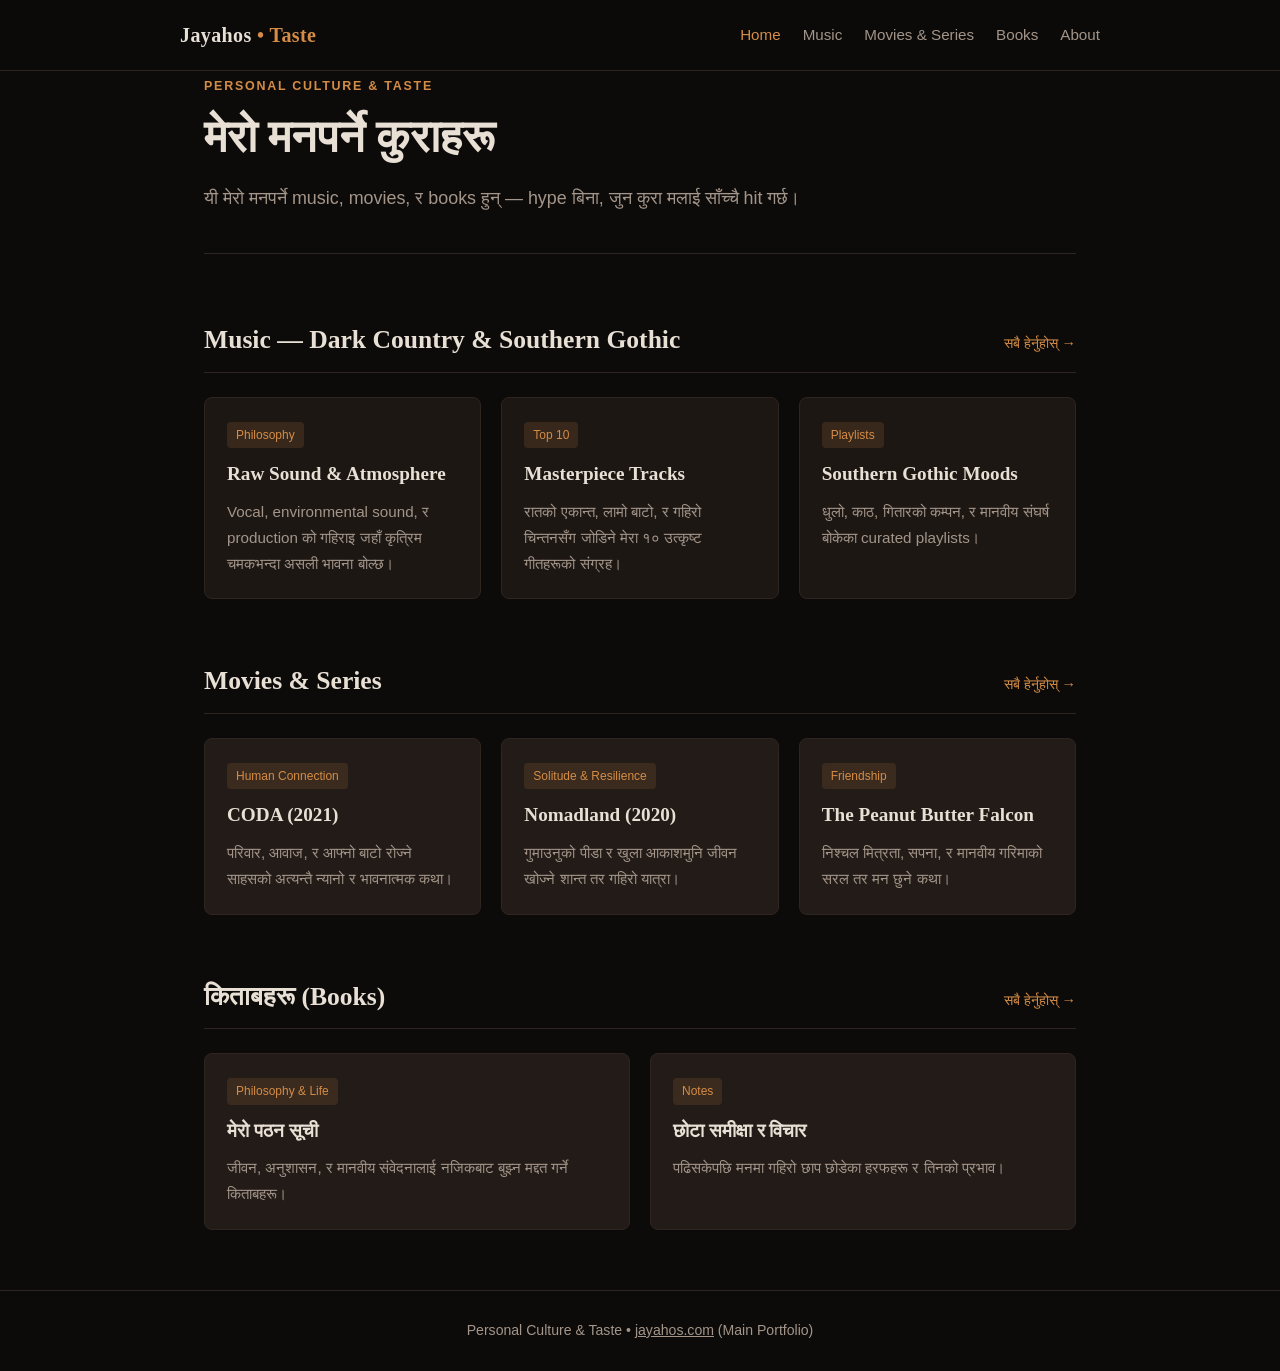
<file: index.html>
<!DOCTYPE html>
<html lang="ne">
<head>
  <meta charset="UTF-8" />
  <meta name="viewport" content="width=device-width, initial-scale=1.0" />
  <title>मेरो मनपर्ने कुराहरू — Personal Culture & Taste</title>
  <link rel="stylesheet" href="style.css" />
</head>
<body>
  <header>
    <div class="container nav-inner">
      <a href="index.html" class="brand">Jayahos <span>• Taste</span></a>
      <nav>
        <a href="index.html" class="active">Home</a>
        <a href="music.html">Music</a>
        <a href="movies.html">Movies & Series</a>
        <a href="books.html">Books</a>
        <a href="about.html">About</a>
      </nav>
    </div>
  </header>

  <main class="container">
    <section class="hero">
      <span class="eyebrow">Personal Culture & Taste</span>
      <h1>मेरो मनपर्ने कुराहरू</h1>
      <p class="lead">
        यी मेरो मनपर्ने music, movies, र books हुन् — hype बिना, जुन कुरा मलाई साँच्चै hit गर्छ।
      </p>
    </section>

    <section>
      <div class="section-header">
        <h2>Music — Dark Country & Southern Gothic</h2>
        <a href="music.html" class="section-link">सबै हेर्नुहोस् →</a>
      </div>
      <div class="grid">
        <article class="card">
          <span class="tag">Philosophy</span>
          <h3>Raw Sound & Atmosphere</h3>
          <p>Vocal, environmental sound, र production को गहिराइ जहाँ कृत्रिम चमकभन्दा असली भावना बोल्छ।</p>
        </article>
        <article class="card">
          <span class="tag">Top 10</span>
          <h3>Masterpiece Tracks</h3>
          <p>रातको एकान्त, लामो बाटो, र गहिरो चिन्तनसँग जोडिने मेरा १० उत्कृष्ट गीतहरूको संग्रह।</p>
        </article>
        <article class="card">
          <span class="tag">Playlists</span>
          <h3>Southern Gothic Moods</h3>
          <p>धुलो, काठ, गितारको कम्पन, र मानवीय संघर्ष बोकेका curated playlists।</p>
        </article>
      </div>
    </section>

    <section>
      <div class="section-header">
        <h2>Movies & Series</h2>
        <a href="movies.html" class="section-link">सबै हेर्नुहोस् →</a>
      </div>
      <div class="grid">
        <article class="card card-warm">
          <span class="tag">Human Connection</span>
          <h3>CODA (2021)</h3>
          <p>परिवार, आवाज, र आफ्नो बाटो रोज्ने साहसको अत्यन्तै न्यानो र भावनात्मक कथा।</p>
        </article>
        <article class="card card-warm">
          <span class="tag">Solitude & Resilience</span>
          <h3>Nomadland (2020)</h3>
          <p>गुमाउनुको पीडा र खुला आकाशमुनि जीवन खोज्ने शान्त तर गहिरो यात्रा।</p>
        </article>
        <article class="card card-warm">
          <span class="tag">Friendship</span>
          <h3>The Peanut Butter Falcon</h3>
          <p>निश्चल मित्रता, सपना, र मानवीय गरिमाको सरल तर मन छुने कथा।</p>
        </article>
      </div>
    </section>

    <section>
      <div class="section-header">
        <h2>किताबहरू (Books)</h2>
        <a href="books.html" class="section-link">सबै हेर्नुहोस् →</a>
      </div>
      <div class="grid">
        <article class="card card-warm">
          <span class="tag">Philosophy & Life</span>
          <h3>मेरो पठन सूची</h3>
          <p>जीवन, अनुशासन, र मानवीय संवेदनालाई नजिकबाट बुझ्न मद्दत गर्ने किताबहरू।</p>
        </article>
        <article class="card card-warm">
          <span class="tag">Notes</span>
          <h3>छोटा समीक्षा र विचार</h3>
          <p>पढिसकेपछि मनमा गहिरो छाप छोडेका हरफहरू र तिनको प्रभाव।</p>
        </article>
      </div>
    </section>
  </main>

  <footer>
    <div class="container">
      <p>
        Personal Culture & Taste • <a href="https://jayahos.com">jayahos.com</a> (Main Portfolio)
      </p>
    </div>
  </footer>
</body>
</html>
</file>
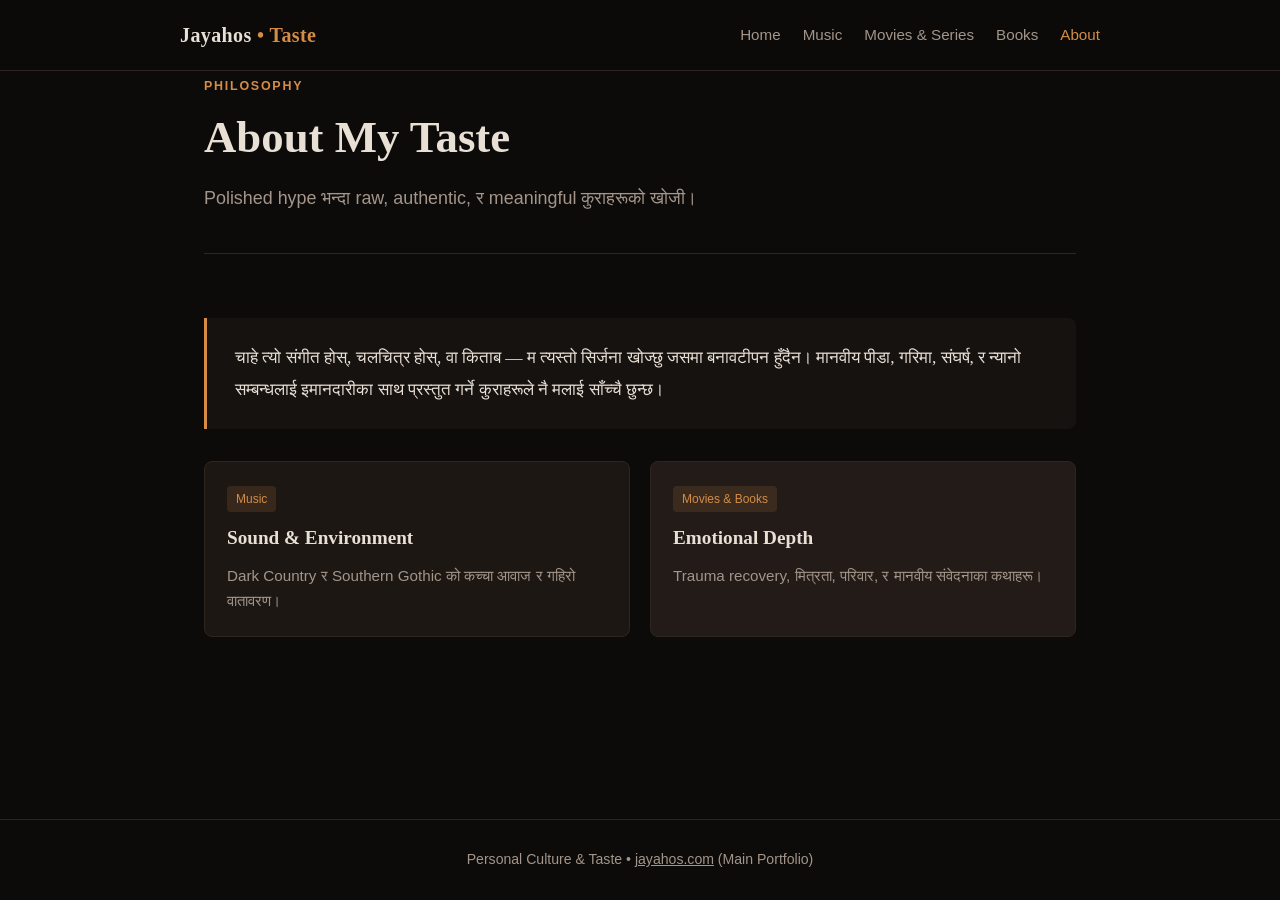
<file: about.html>
<!DOCTYPE html>
<html lang="ne">
<head>
  <meta charset="UTF-8" />
  <meta name="viewport" content="width=device-width, initial-scale=1.0" />
  <title>About / My Taste — मेरो मनपर्ने कुराहरू</title>
  <link rel="stylesheet" href="style.css" />
</head>
<body>
  <header>
    <div class="container nav-inner">
      <a href="index.html" class="brand">Jayahos <span>• Taste</span></a>
      <nav>
        <a href="index.html">Home</a>
        <a href="music.html">Music</a>
        <a href="movies.html">Movies & Series</a>
        <a href="books.html">Books</a>
        <a href="about.html" class="active">About</a>
      </nav>
    </div>
  </header>

  <main class="container">
    <section class="hero">
      <span class="eyebrow">Philosophy</span>
      <h1>About My Taste</h1>
      <p class="lead">
        Polished hype भन्दा raw, authentic, र meaningful कुराहरूको खोजी।
      </p>
    </section>

    <section>
      <div class="philosophy-box">
        <p>
          चाहे त्यो संगीत होस्, चलचित्र होस्, वा किताब — म त्यस्तो सिर्जना खोज्छु जसमा बनावटीपन हुँदैन। मानवीय पीडा, गरिमा, संघर्ष, र न्यानो सम्बन्धलाई इमानदारीका साथ प्रस्तुत गर्ने कुराहरूले नै मलाई साँच्चै छुन्छ।
        </p>
      </div>

      <div class="grid">
        <article class="card">
          <span class="tag">Music</span>
          <h3>Sound & Environment</h3>
          <p>Dark Country र Southern Gothic को कच्चा आवाज र गहिरो वातावरण।</p>
        </article>
        <article class="card card-warm">
          <span class="tag">Movies & Books</span>
          <h3>Emotional Depth</h3>
          <p>Trauma recovery, मित्रता, परिवार, र मानवीय संवेदनाका कथाहरू।</p>
        </article>
      </div>
    </section>
  </main>

  <footer>
    <div class="container">
      <p>
        Personal Culture & Taste • <a href="https://jayahos.com">jayahos.com</a> (Main Portfolio)
      </p>
    </div>
  </footer>
</body>
</html>
</file>
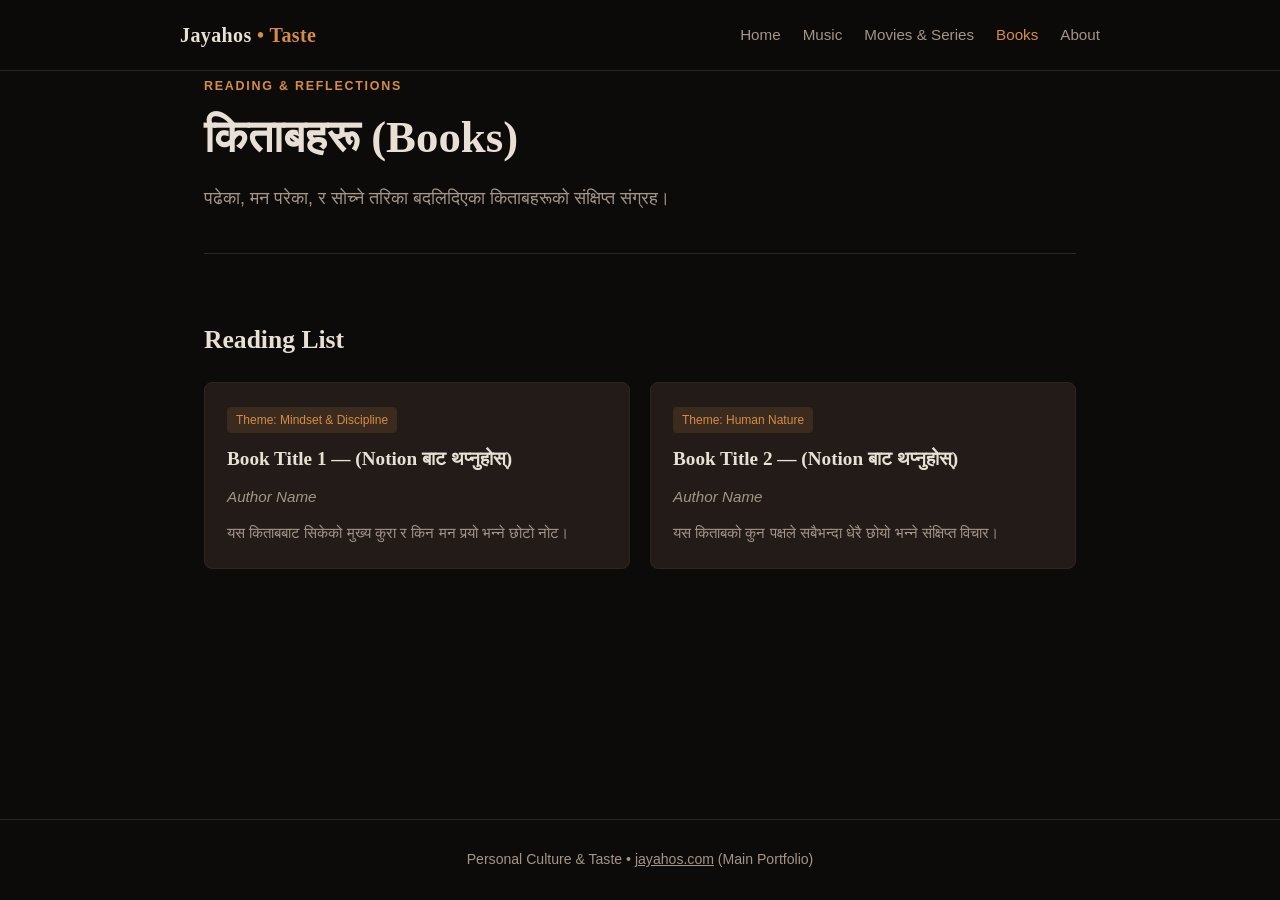
<file: books.html>
<!DOCTYPE html>
<html lang="ne">
<head>
  <meta charset="UTF-8" />
  <meta name="viewport" content="width=device-width, initial-scale=1.0" />
  <title>Books (किताबहरू) — मेरो मनपर्ने कुराहरू</title>
  <link rel="stylesheet" href="style.css" />
</head>
<body>
  <header>
    <div class="container nav-inner">
      <a href="index.html" class="brand">Jayahos <span>• Taste</span></a>
      <nav>
        <a href="index.html">Home</a>
        <a href="music.html">Music</a>
        <a href="movies.html">Movies & Series</a>
        <a href="books.html" class="active">Books</a>
        <a href="about.html">About</a>
      </nav>
    </div>
  </header>

  <main class="container">
    <section class="hero">
      <span class="eyebrow">Reading & Reflections</span>
      <h1>किताबहरू (Books)</h1>
      <p class="lead">
        पढेका, मन परेका, र सोच्ने तरिका बदलिदिएका किताबहरूको संक्षिप्त संग्रह।
      </p>
    </section>

    <section>
      <h2>Reading List</h2>
      <div class="grid">
        <article class="card card-warm">
          <span class="tag">Theme: Mindset & Discipline</span>
          <h3>Book Title 1 — (Notion बाट थप्नुहोस्)</h3>
          <p class="meta">Author Name</p>
          <p>यस किताबबाट सिकेको मुख्य कुरा र किन मन पर्‍यो भन्ने छोटो नोट।</p>
        </article>
        <article class="card card-warm">
          <span class="tag">Theme: Human Nature</span>
          <h3>Book Title 2 — (Notion बाट थप्नुहोस्)</h3>
          <p class="meta">Author Name</p>
          <p>यस किताबको कुन पक्षले सबैभन्दा धेरै छोयो भन्ने संक्षिप्त विचार।</p>
        </article>
      </div>
    </section>
  </main>

  <footer>
    <div class="container">
      <p>
        Personal Culture & Taste • <a href="https://jayahos.com">jayahos.com</a> (Main Portfolio)
      </p>
    </div>
  </footer>
</body>
</html>
</file>
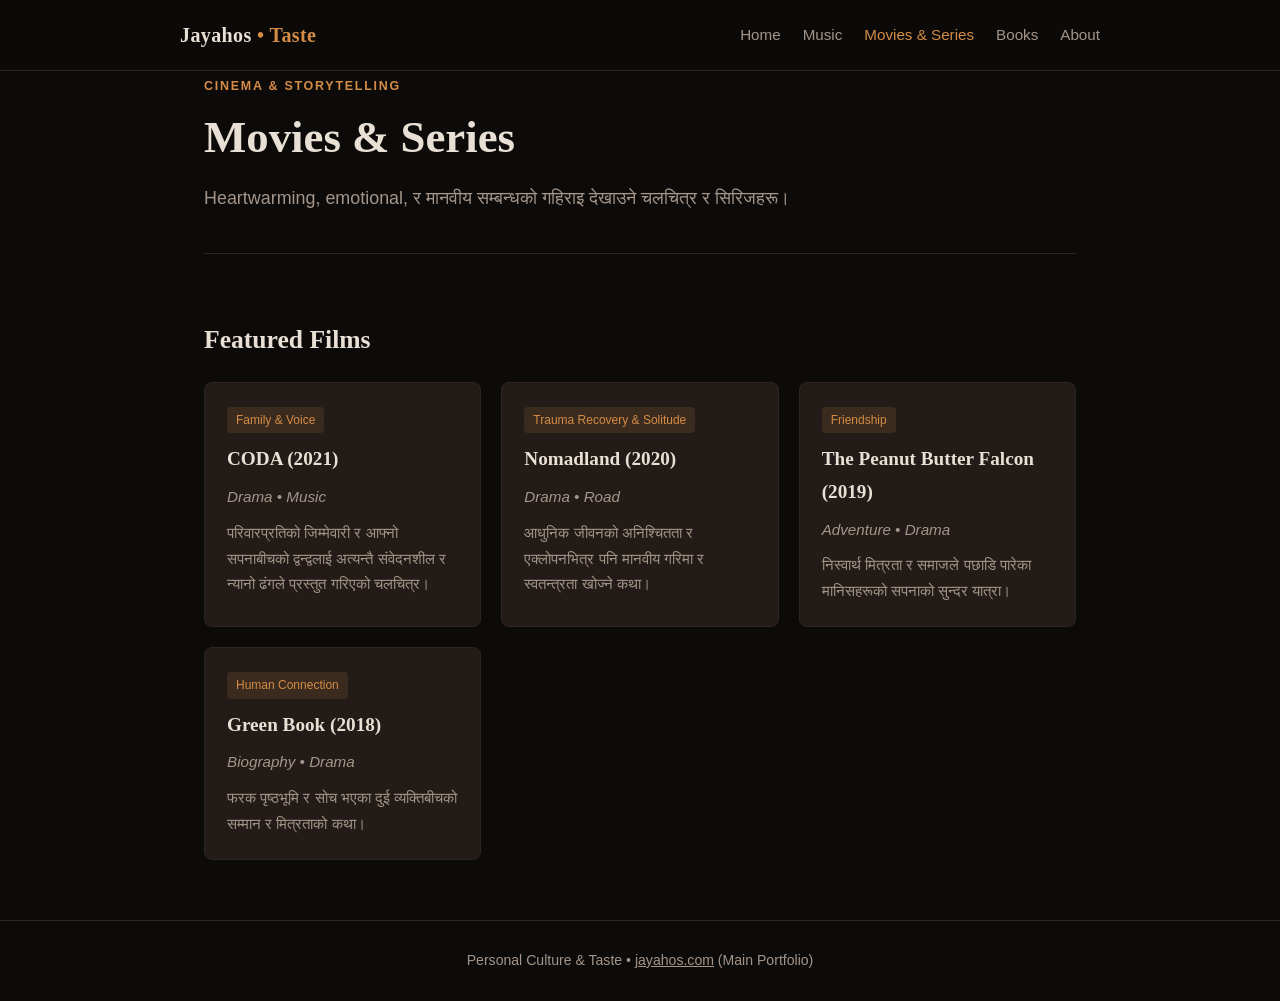
<file: movies.html>
<!DOCTYPE html>
<html lang="ne">
<head>
  <meta charset="UTF-8" />
  <meta name="viewport" content="width=device-width, initial-scale=1.0" />
  <title>Movies & Series — मेरो मनपर्ने कुराहरू</title>
  <link rel="stylesheet" href="style.css" />
</head>
<body>
  <header>
    <div class="container nav-inner">
      <a href="index.html" class="brand">Jayahos <span>• Taste</span></a>
      <nav>
        <a href="index.html">Home</a>
        <a href="music.html">Music</a>
        <a href="movies.html" class="active">Movies & Series</a>
        <a href="books.html">Books</a>
        <a href="about.html">About</a>
      </nav>
    </div>
  </header>

  <main class="container">
    <section class="hero">
      <span class="eyebrow">Cinema & Storytelling</span>
      <h1>Movies & Series</h1>
      <p class="lead">
        Heartwarming, emotional, र मानवीय सम्बन्धको गहिराइ देखाउने चलचित्र र सिरिजहरू।
      </p>
    </section>

    <section>
      <h2>Featured Films</h2>
      <div class="grid">
        <article class="card card-warm">
          <span class="tag">Family & Voice</span>
          <h3>CODA (2021)</h3>
          <p class="meta">Drama • Music</p>
          <p>परिवारप्रतिको जिम्मेवारी र आफ्नो सपनाबीचको द्वन्द्वलाई अत्यन्तै संवेदनशील र न्यानो ढंगले प्रस्तुत गरिएको चलचित्र।</p>
        </article>
        <article class="card card-warm">
          <span class="tag">Trauma Recovery & Solitude</span>
          <h3>Nomadland (2020)</h3>
          <p class="meta">Drama • Road</p>
          <p>आधुनिक जीवनको अनिश्चितता र एक्लोपनभित्र पनि मानवीय गरिमा र स्वतन्त्रता खोज्ने कथा।</p>
        </article>
        <article class="card card-warm">
          <span class="tag">Friendship</span>
          <h3>The Peanut Butter Falcon (2019)</h3>
          <p class="meta">Adventure • Drama</p>
          <p>निस्वार्थ मित्रता र समाजले पछाडि पारेका मानिसहरूको सपनाको सुन्दर यात्रा।</p>
        </article>
        <article class="card card-warm">
          <span class="tag">Human Connection</span>
          <h3>Green Book (2018)</h3>
          <p class="meta">Biography • Drama</p>
          <p>फरक पृष्ठभूमि र सोच भएका दुई व्यक्तिबीचको सम्मान र मित्रताको कथा।</p>
        </article>
      </div>
    </section>
  </main>

  <footer>
    <div class="container">
      <p>
        Personal Culture & Taste • <a href="https://jayahos.com">jayahos.com</a> (Main Portfolio)
      </p>
    </div>
  </footer>
</body>
</html>
</file>
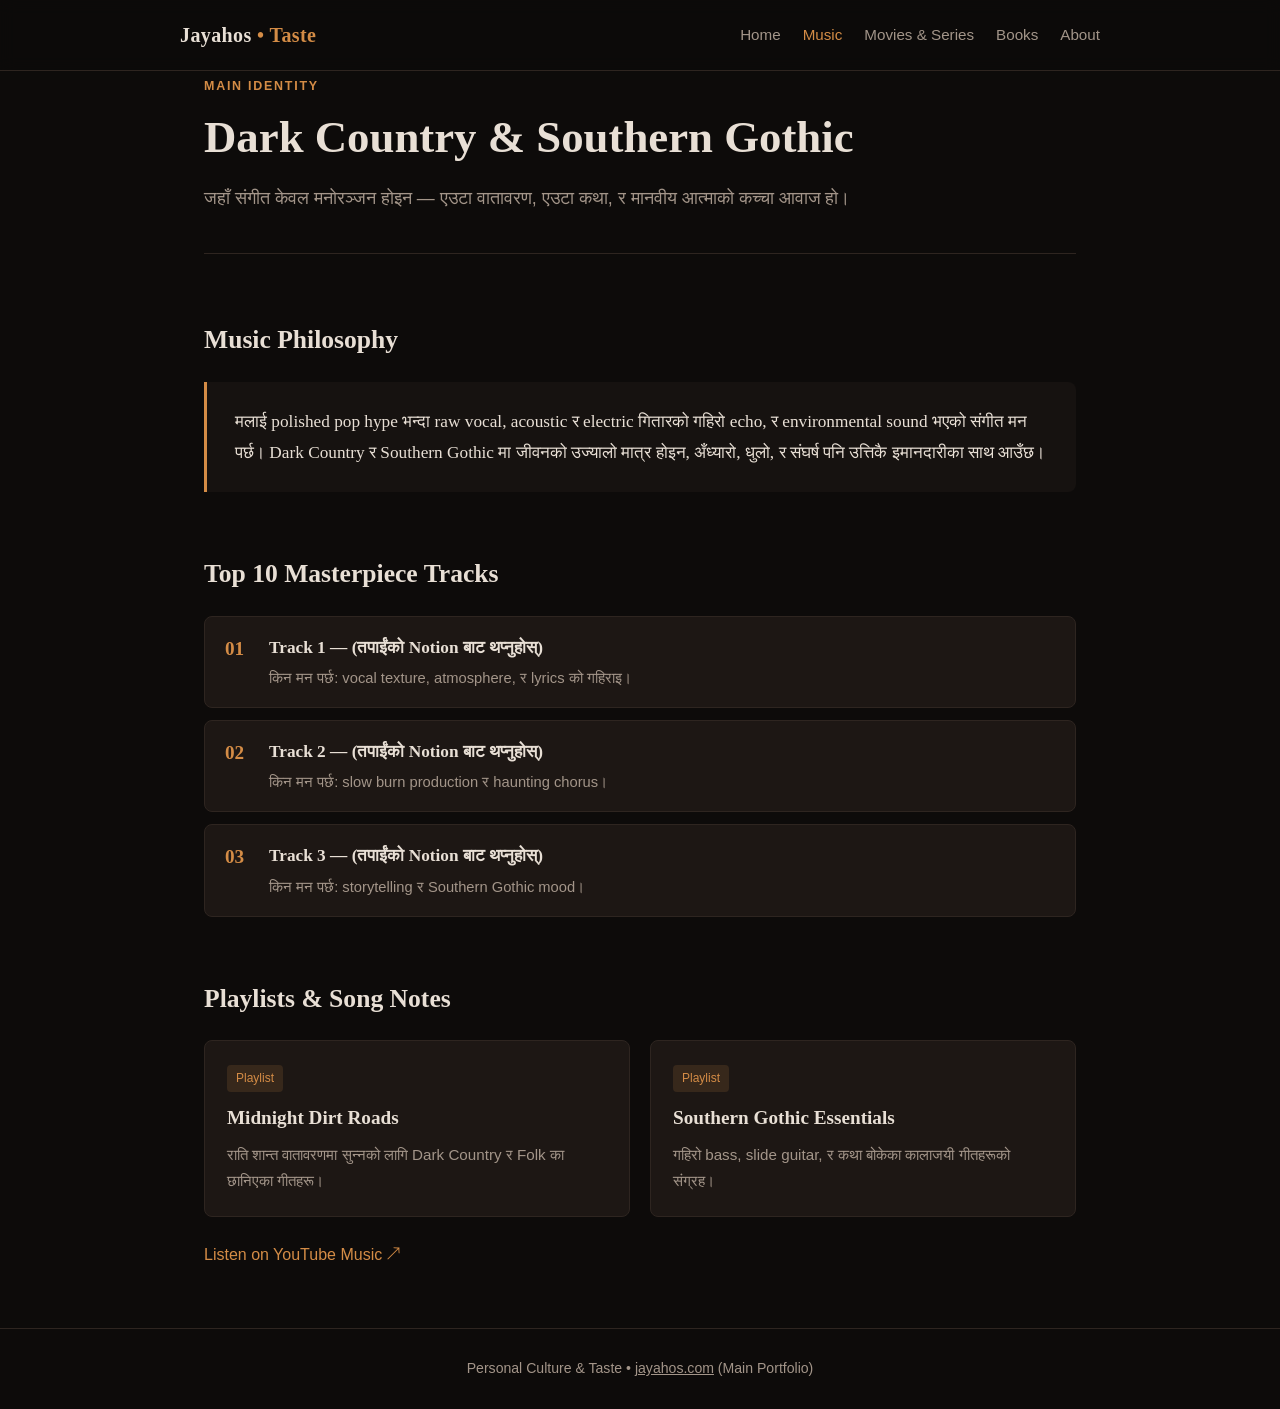
<file: music.html>
<!DOCTYPE html>
<html lang="ne">
<head>
  <meta charset="UTF-8" />
  <meta name="viewport" content="width=device-width, initial-scale=1.0" />
  <title>Music — Dark Country & Southern Gothic</title>
  <link rel="stylesheet" href="style.css" />
</head>
<body>
  <header>
    <div class="container nav-inner">
      <a href="index.html" class="brand">Jayahos <span>• Taste</span></a>
      <nav>
        <a href="index.html">Home</a>
        <a href="music.html" class="active">Music</a>
        <a href="movies.html">Movies & Series</a>
        <a href="books.html">Books</a>
        <a href="about.html">About</a>
      </nav>
    </div>
  </header>

  <main class="container">
    <section class="hero">
      <span class="eyebrow">Main Identity</span>
      <h1>Dark Country & Southern Gothic</h1>
      <p class="lead">
        जहाँ संगीत केवल मनोरञ्जन होइन — एउटा वातावरण, एउटा कथा, र मानवीय आत्माको कच्चा आवाज हो।
      </p>
    </section>

    <section>
      <h2>Music Philosophy</h2>
      <div class="philosophy-box">
        <p>
          मलाई polished pop hype भन्दा raw vocal, acoustic र electric गितारको गहिरो echo, र environmental sound भएको संगीत मन पर्छ। Dark Country र Southern Gothic मा जीवनको उज्यालो मात्र होइन, अँध्यारो, धुलो, र संघर्ष पनि उत्तिकै इमानदारीका साथ आउँछ।
        </p>
      </div>
    </section>

    <section>
      <h2>Top 10 Masterpiece Tracks</h2>
      <div class="track-list">
        <div class="track-item">
          <div class="track-num">01</div>
          <div class="track-info">
            <h3>Track 1 — (तपाईंको Notion बाट थप्नुहोस्)</h3>
            <p>किन मन पर्छ: vocal texture, atmosphere, र lyrics को गहिराइ।</p>
          </div>
        </div>
        <div class="track-item">
          <div class="track-num">02</div>
          <div class="track-info">
            <h3>Track 2 — (तपाईंको Notion बाट थप्नुहोस्)</h3>
            <p>किन मन पर्छ: slow burn production र haunting chorus।</p>
          </div>
        </div>
        <div class="track-item">
          <div class="track-num">03</div>
          <div class="track-info">
            <h3>Track 3 — (तपाईंको Notion बाट थप्नुहोस्)</h3>
            <p>किन मन पर्छ: storytelling र Southern Gothic mood।</p>
          </div>
        </div>
      </div>
    </section>

    <section>
      <h2>Playlists & Song Notes</h2>
      <div class="grid">
        <article class="card">
          <span class="tag">Playlist</span>
          <h3>Midnight Dirt Roads</h3>
          <p>राति शान्त वातावरणमा सुन्नको लागि Dark Country र Folk का छानिएका गीतहरू।</p>
        </article>
        <article class="card">
          <span class="tag">Playlist</span>
          <h3>Southern Gothic Essentials</h3>
          <p>गहिरो bass, slide guitar, र कथा बोकेका कालाजयी गीतहरूको संग्रह।</p>
        </article>
      </div>
      <p style="margin-top: 1.5rem;">
        <a href="https://music.youtube.com/playlist?list=PLUVffIlrcVXE" target="_blank" rel="noopener noreferrer">Listen on YouTube Music ↗</a>
      </p>
    </section>
  </main>

  <footer>
    <div class="container">
      <p>
        Personal Culture & Taste • <a href="https://jayahos.com">jayahos.com</a> (Main Portfolio)
      </p>
    </div>
  </footer>
</body>
</html>
</file>
<file: style.css>
:root {
  --bg: #0d0b0a;
  --bg-elevated: #161210;
  --bg-card: #1d1714;
  --bg-warm: #221b17;
  --text: #e8dfd5;
  --text-muted: #a39589;
  --accent: #d48c46;
  --accent-dim: rgba(212, 140, 70, 0.14);
  --border: #2e2520;
  --serif: 'Georgia', 'Times New Roman', serif;
  --sans: -apple-system, BlinkMacSystemFont, 'Segoe UI', Roboto, Helvetica, Arial, sans-serif;
}

* {
  box-sizing: border-box;
  margin: 0;
  padding: 0;
}

html {
  scroll-behavior: smooth;
}

body {
  background-color: var(--bg);
  color: var(--text);
  font-family: var(--sans);
  line-height: 1.7;
  font-size: 16px;
  min-height: 100vh;
  display: flex;
  flex-direction: column;
}

a {
  color: var(--accent);
  text-decoration: none;
  transition: opacity 0.2s ease;
}

a:hover {
  opacity: 0.8;
}

.container {
  width: 100%;
  max-width: 920px;
  margin: 0 auto;
  padding: 0 24px;
}

/* Header & Navigation */
header {
  border-bottom: 1px solid var(--border);
  background: rgba(13, 11, 10, 0.92);
  backdrop-filter: blur(8px);
  position: sticky;
  top: 0;
  z-index: 100;
}

.nav-inner {
  display: flex;
  justify-content: space-between;
  align-items: center;
  padding: 18px 0;
  flex-wrap: wrap;
  gap: 12px;
}

.brand {
  font-family: var(--serif);
  font-size: 1.25rem;
  font-weight: 700;
  color: var(--text);
  letter-spacing: 0.02em;
}

.brand span {
  color: var(--accent);
}

nav {
  display: flex;
  gap: 22px;
  flex-wrap: wrap;
}

nav a {
  color: var(--text-muted);
  font-size: 0.95rem;
  font-weight: 500;
}

nav a:hover,
nav a.active {
  color: var(--accent);
}

/* Main */
main {
  flex: 1;
  padding: 56px 0 80px;
}

.hero {
  margin-bottom: 64px;
  padding-bottom: 40px;
  border-bottom: 1px solid var(--border);
}

.eyebrow {
  display: inline-block;
  font-size: 0.78rem;
  text-transform: uppercase;
  letter-spacing: 0.14em;
  color: var(--accent);
  margin-bottom: 14px;
  font-weight: 600;
}

h1 {
  font-family: var(--serif);
  font-size: clamp(2rem, 4vw, 2.8rem);
  line-height: 1.2;
  margin-bottom: 18px;
  font-weight: 700;
}

.lead {
  font-size: 1.12rem;
  color: var(--text-muted);
  max-width: 680px;
}

h2 {
  font-family: var(--serif);
  font-size: 1.6rem;
  margin-bottom: 20px;
  color: var(--text);
}

h3 {
  font-family: var(--serif);
  font-size: 1.2rem;
  margin-bottom: 8px;
  color: var(--text);
}

section {
  margin-bottom: 60px;
}

.section-header {
  display: flex;
  justify-content: space-between;
  align-items: baseline;
  margin-bottom: 24px;
  border-bottom: 1px solid var(--border);
  padding-bottom: 10px;
}

.section-header h2 {
  margin-bottom: 0;
}

.section-link {
  font-size: 0.9rem;
  font-weight: 500;
}

/* Grid & Cards */
.grid {
  display: grid;
  grid-template-columns: repeat(auto-fit, minmax(260px, 1fr));
  gap: 20px;
}

.card {
  background: var(--bg-card);
  border: 1px solid var(--border);
  border-radius: 8px;
  padding: 22px;
  transition: transform 0.2s ease, border-color 0.2s ease;
}

.card:hover {
  transform: translateY(-2px);
  border-color: var(--accent);
}

.card-warm {
  background: var(--bg-warm);
}

.tag {
  display: inline-block;
  font-size: 0.75rem;
  padding: 3px 9px;
  border-radius: 4px;
  background: var(--accent-dim);
  color: var(--accent);
  margin-bottom: 10px;
  font-weight: 500;
}

.card p {
  color: var(--text-muted);
  font-size: 0.95rem;
}

.meta {
  font-size: 0.85rem;
  color: var(--text-muted);
  margin-bottom: 10px;
  font-style: italic;
}

/* List items for Top 10 / Notes */
.track-list {
  display: flex;
  flex-direction: column;
  gap: 12px;
}

.track-item {
  display: flex;
  align-items: flex-start;
  gap: 16px;
  background: var(--bg-card);
  border: 1px solid var(--border);
  border-radius: 8px;
  padding: 16px 20px;
}

.track-num {
  font-family: var(--serif);
  font-size: 1.2rem;
  color: var(--accent);
  font-weight: 700;
  min-width: 28px;
}

.track-info h3 {
  margin-bottom: 4px;
  font-size: 1.08rem;
}

.track-info p {
  color: var(--text-muted);
  font-size: 0.92rem;
}

/* Quote / Philosophy block */
.philosophy-box {
  background: var(--bg-elevated);
  border-left: 3px solid var(--accent);
  padding: 24px 28px;
  border-radius: 0 8px 8px 0;
  margin-bottom: 32px;
}

.philosophy-box p {
  color: var(--text);
  font-family: var(--serif);
  font-size: 1.08rem;
  line-height: 1.8;
}

/* Footer */
footer {
  border-top: 1px solid var(--border);
  padding: 28px 0;
  color: var(--text-muted);
  font-size: 0.88rem;
  text-align: center;
}

footer a {
  color: var(--text-muted);
  text-decoration: underline;
}

@media (max-width: 600px) {
  .nav-inner {
    flex-direction: column;
    align-items: flex-start;
  }
  nav {
    gap: 14px;
  }
}
</file>
